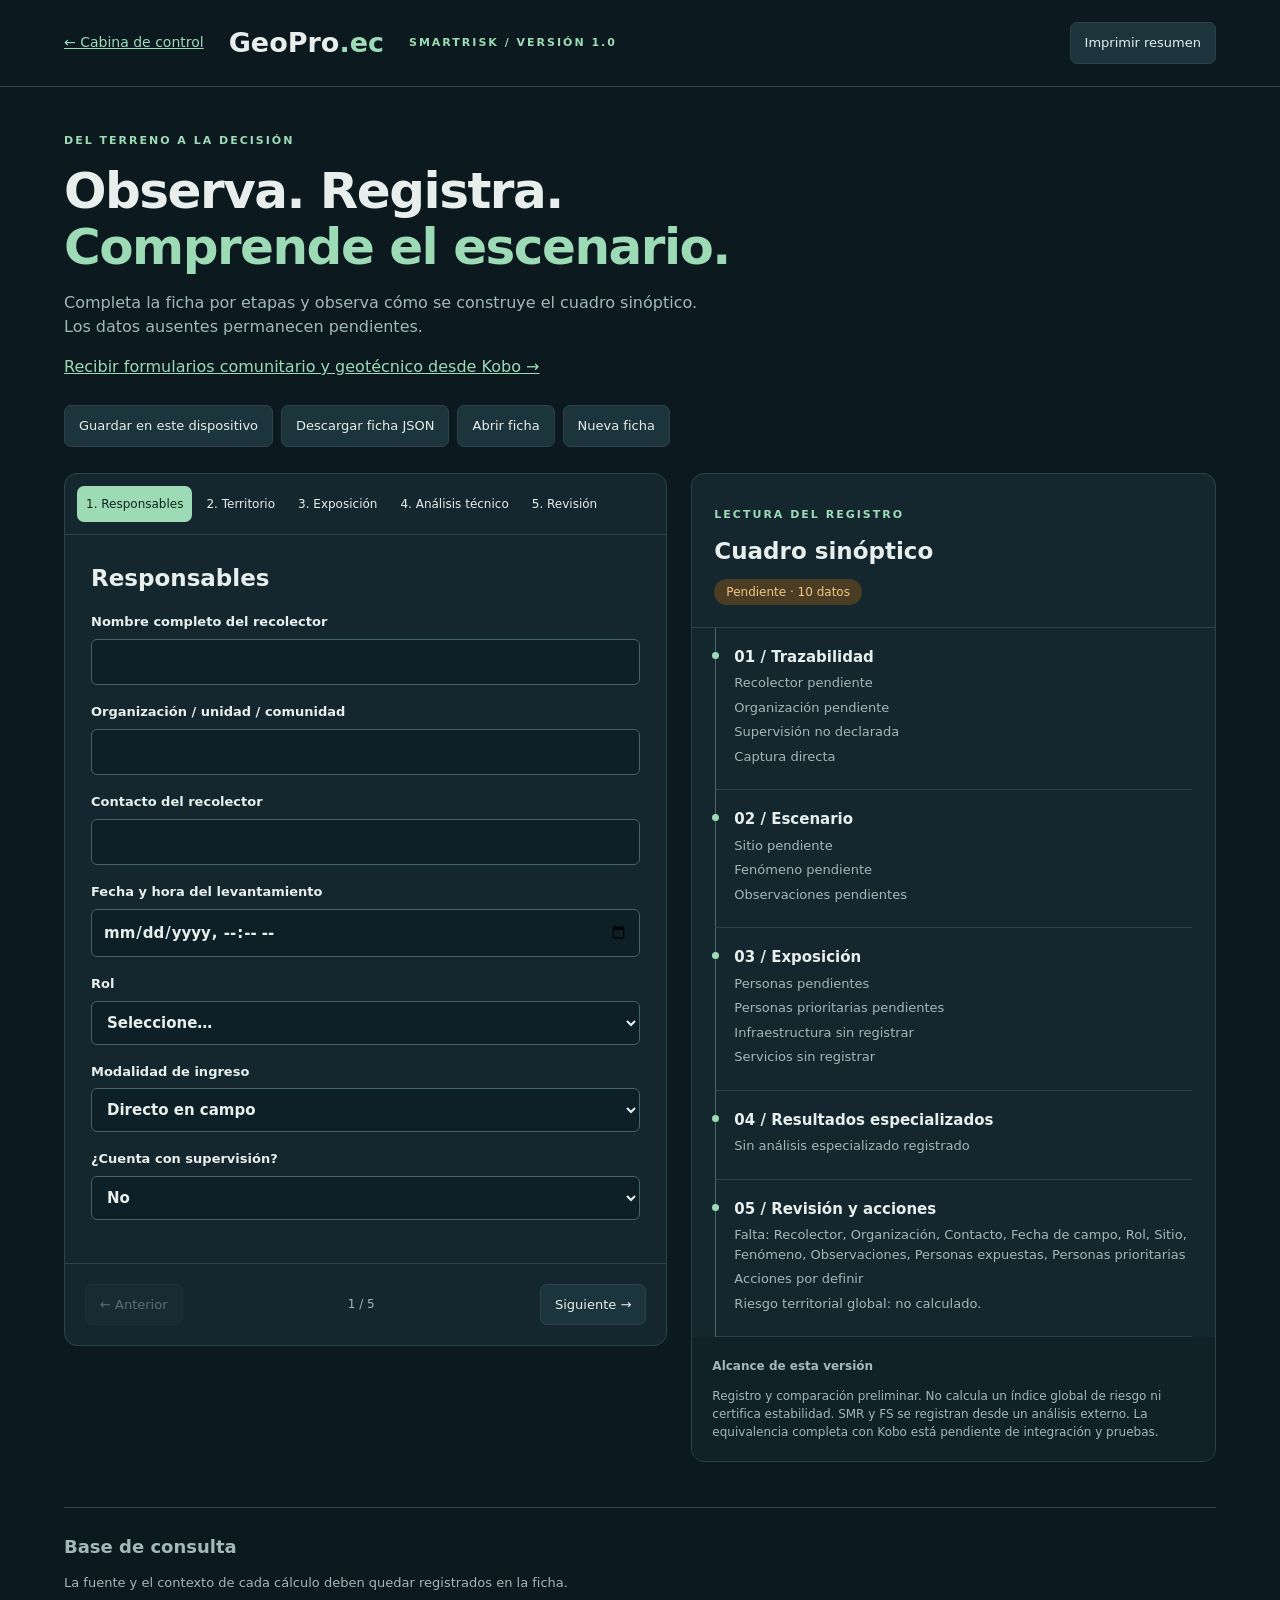
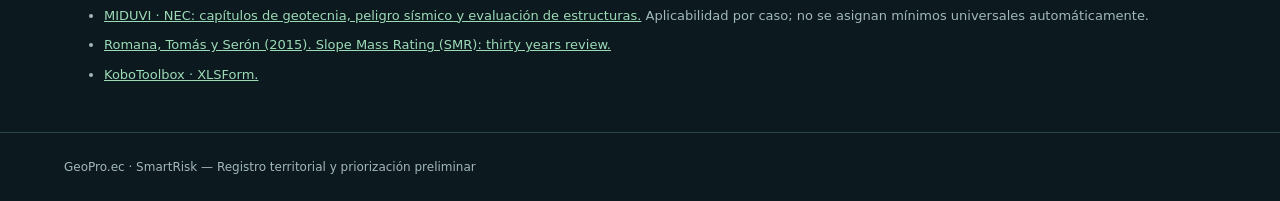
<file: index.html>
<!doctype html><html lang="es"><head><meta charset="utf-8"><meta name="viewport" content="width=device-width,initial-scale=1"><meta name="description" content="GeoPro.ec SmartRisk: registro guiado y cuadro sinóptico de resultados"><title>SmartRisk · GeoPro.ec</title><link rel="stylesheet" href="style.css"></head><body>
<header><a href="cabina.html" style="font-size:14px">← Cabina de control</a><a class="brand" href="https://geopro.ec">GeoPro<span>.ec</span></a><span class="tag">SMARTRISK / VERSIÓN 1.0</span><button id="print" type="button">Imprimir resumen</button></header>
<main><div class="intro"><p class="eyebrow">DEL TERRENO A LA DECISIÓN</p><h1>Observa. Registra.<br><em>Comprende el escenario.</em></h1><p>Completa la ficha por etapas y observa cómo se construye el cuadro sinóptico. Los datos ausentes permanecen pendientes.</p></div>
<p><a href="recepcion-kobo.html">Recibir formularios comunitario y geotécnico desde Kobo →</a></p><div class="toolbar"><button id="save">Guardar en este dispositivo</button><button id="export">Descargar ficha JSON</button><label class="filebutton">Abrir ficha<input type="file" id="import" accept="application/json,.json"></label><button id="reset">Nueva ficha</button><span id="notice" role="status" aria-live="polite"></span></div>
<div class="workspace"><section class="editor" aria-label="Registro guiado"><nav id="steps" aria-label="Etapas"></nav><form id="form"><div id="fields"></div><div class="navigation"><button type="button" id="prev">← Anterior</button><span id="page"></span><button type="button" id="next">Siguiente →</button></div></form></section>
<aside aria-label="Cuadro sinóptico" class="summary"><div class="summary-head"><p class="eyebrow">LECTURA DEL REGISTRO</p><h2>Cuadro sinóptico</h2><span id="status" class="pill">Pendiente</span></div><div id="tree"></div><div class="limits"><strong>Alcance de esta versión</strong><p>Registro y comparación preliminar. No calcula un índice global de riesgo ni certifica estabilidad. SMR y FS se registran desde un análisis externo. La equivalencia completa con Kobo está pendiente de integración y pruebas.</p></div></aside></div>
<section class="references"><h2>Base de consulta</h2><p>La fuente y el contexto de cada cálculo deben quedar registrados en la ficha.</p><ul><li><a href="https://www.mit.gob.ec/norma-ecuatoriana-de-la-construccion/">MIDUVI · NEC: capítulos de geotecnia, peligro sísmico y evaluación de estructuras.</a> Aplicabilidad por caso; no se asignan mínimos universales automáticamente.</li><li><a href="https://personal.ua.es/es/roberto-tomas/documentos/isrm-smr.pdf">Romana, Tomás y Serón (2015). Slope Mass Rating (SMR): thirty years review.</a></li><li><a href="https://support.kobotoolbox.org/xlsform_with_kobotoolbox.html">KoboToolbox · XLSForm.</a></li></ul></section>
</main><footer>GeoPro.ec · SmartRisk — Registro territorial y priorización preliminar</footer><script src="engine.js"></script><script src="app.js"></script></body></html>
</file>
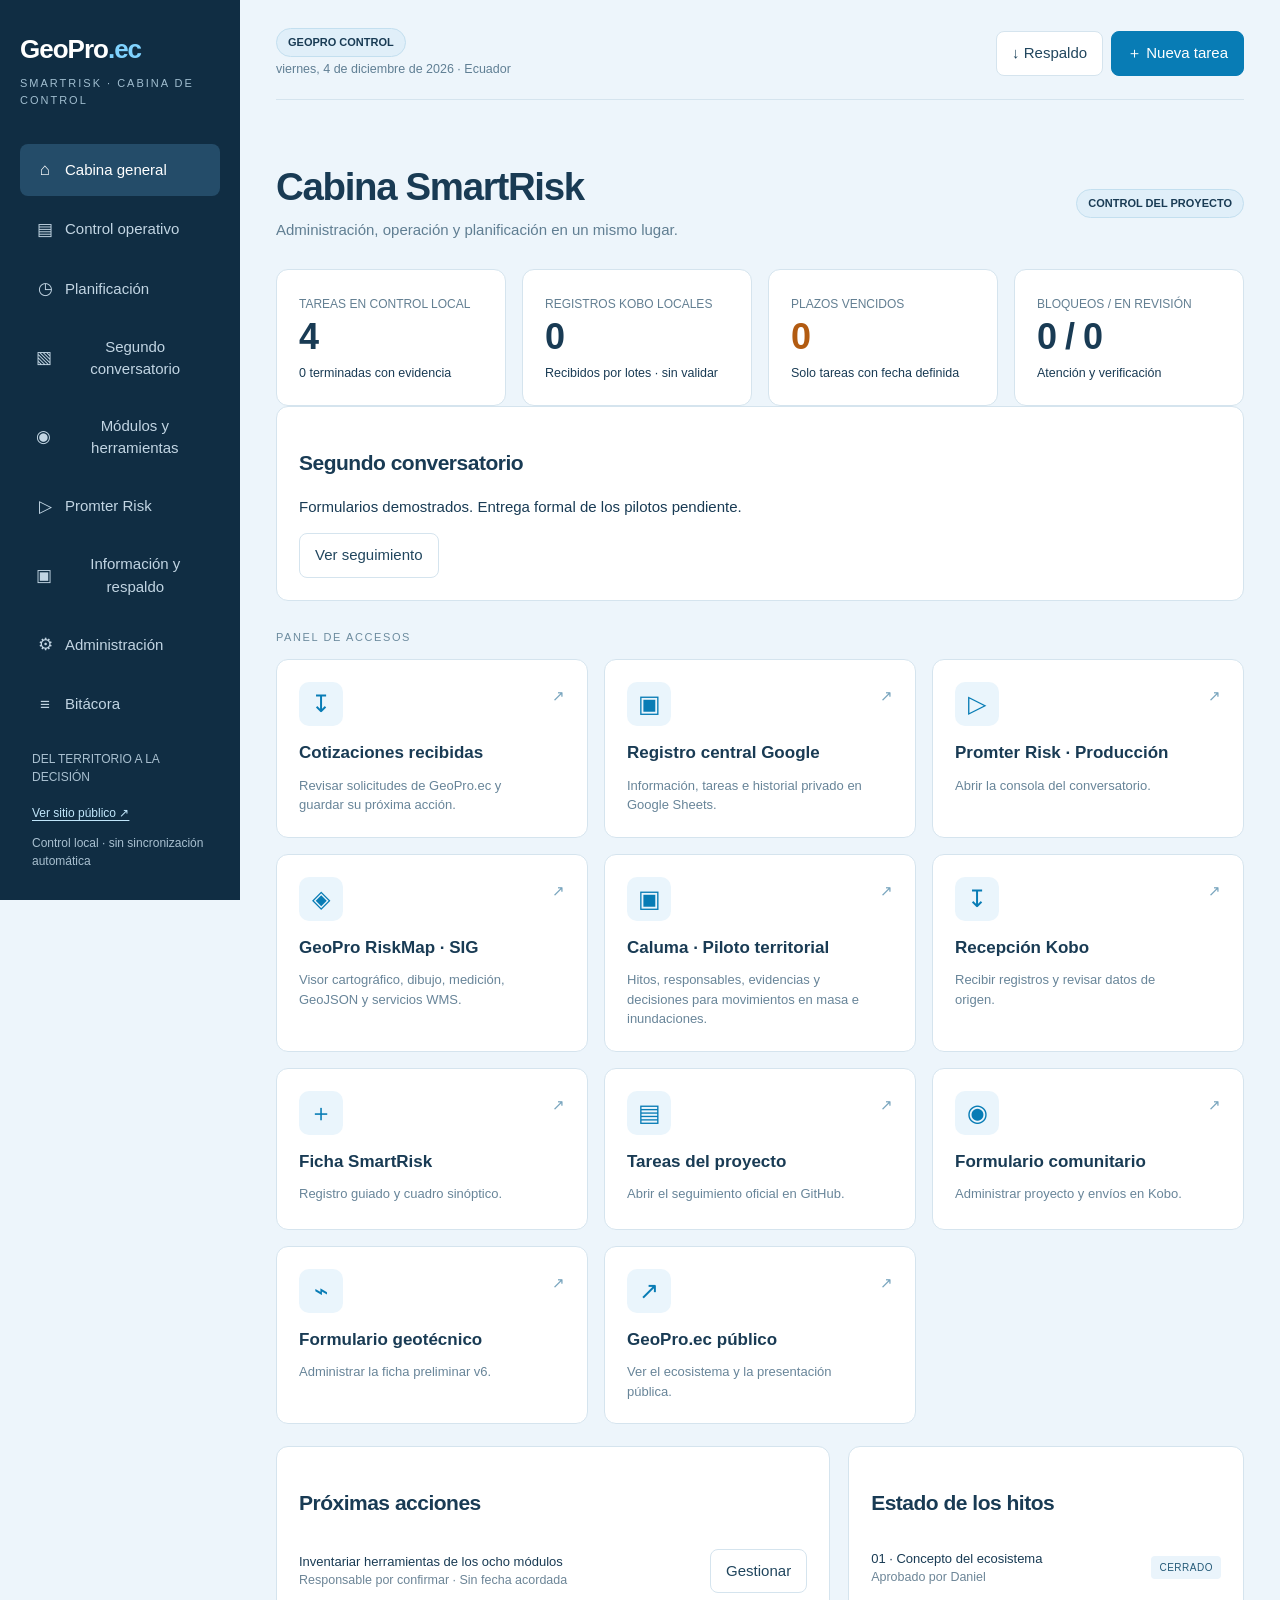
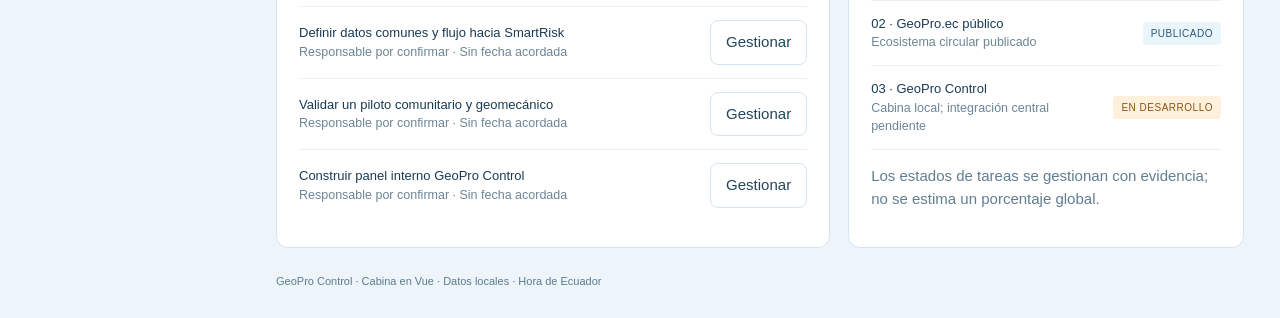
<file: cabina.html>
<!doctype html><html lang="es"><head><meta charset="utf-8"><meta name="viewport" content="width=device-width,initial-scale=1"><meta name="description" content="Cabina SmartRisk de administración, operación y planificación GeoPro"><title>Cabina SmartRisk · GeoPro Control</title><link rel="stylesheet" href="cabina.css"></head><body><div id="cabina"><div v-if="false">Cargando cabina…</div></div><noscript>Activa JavaScript para usar la cabina. <a href="recepcion-kobo.html">Recepción Kobo</a></noscript><script src="vendor/vue.global.prod.js"></script><script src="cabina-core.js"></script><script src="cabina.js?v=20261112-comunicados"></script></body></html>
</file>
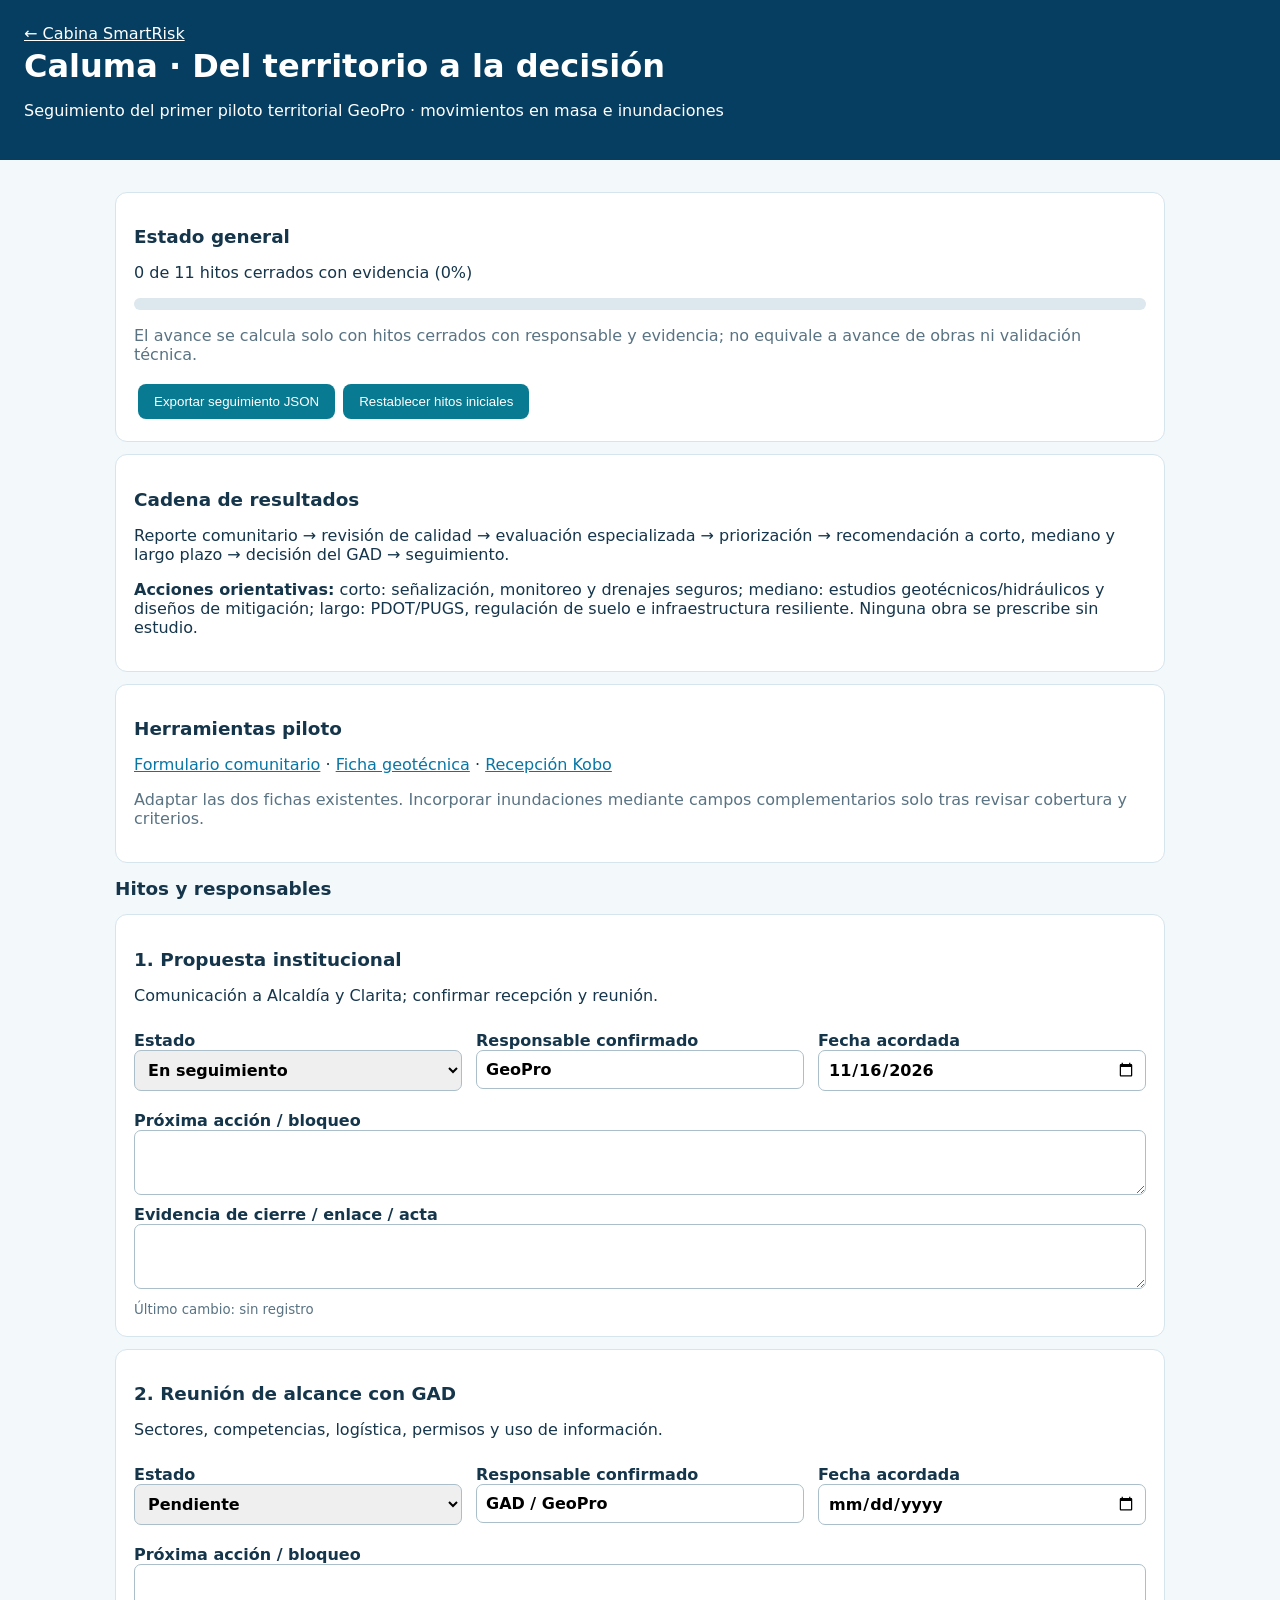
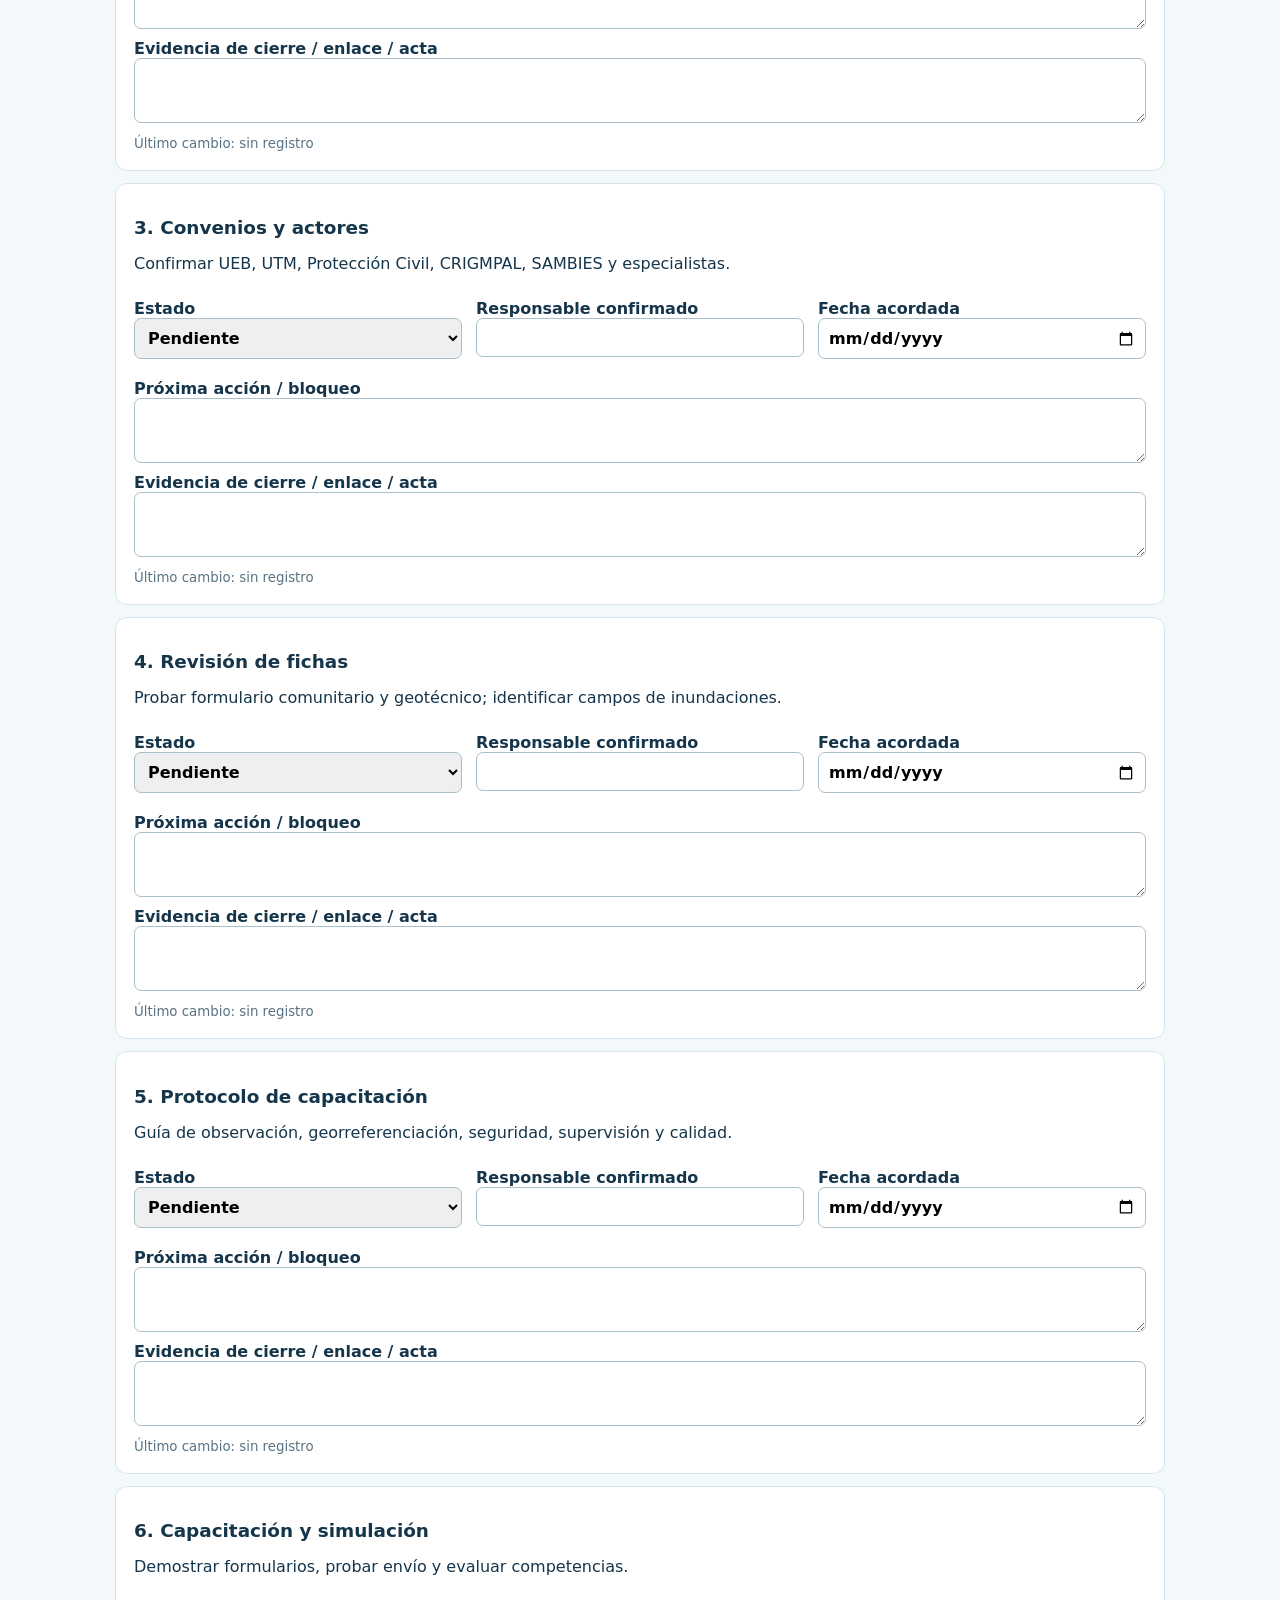
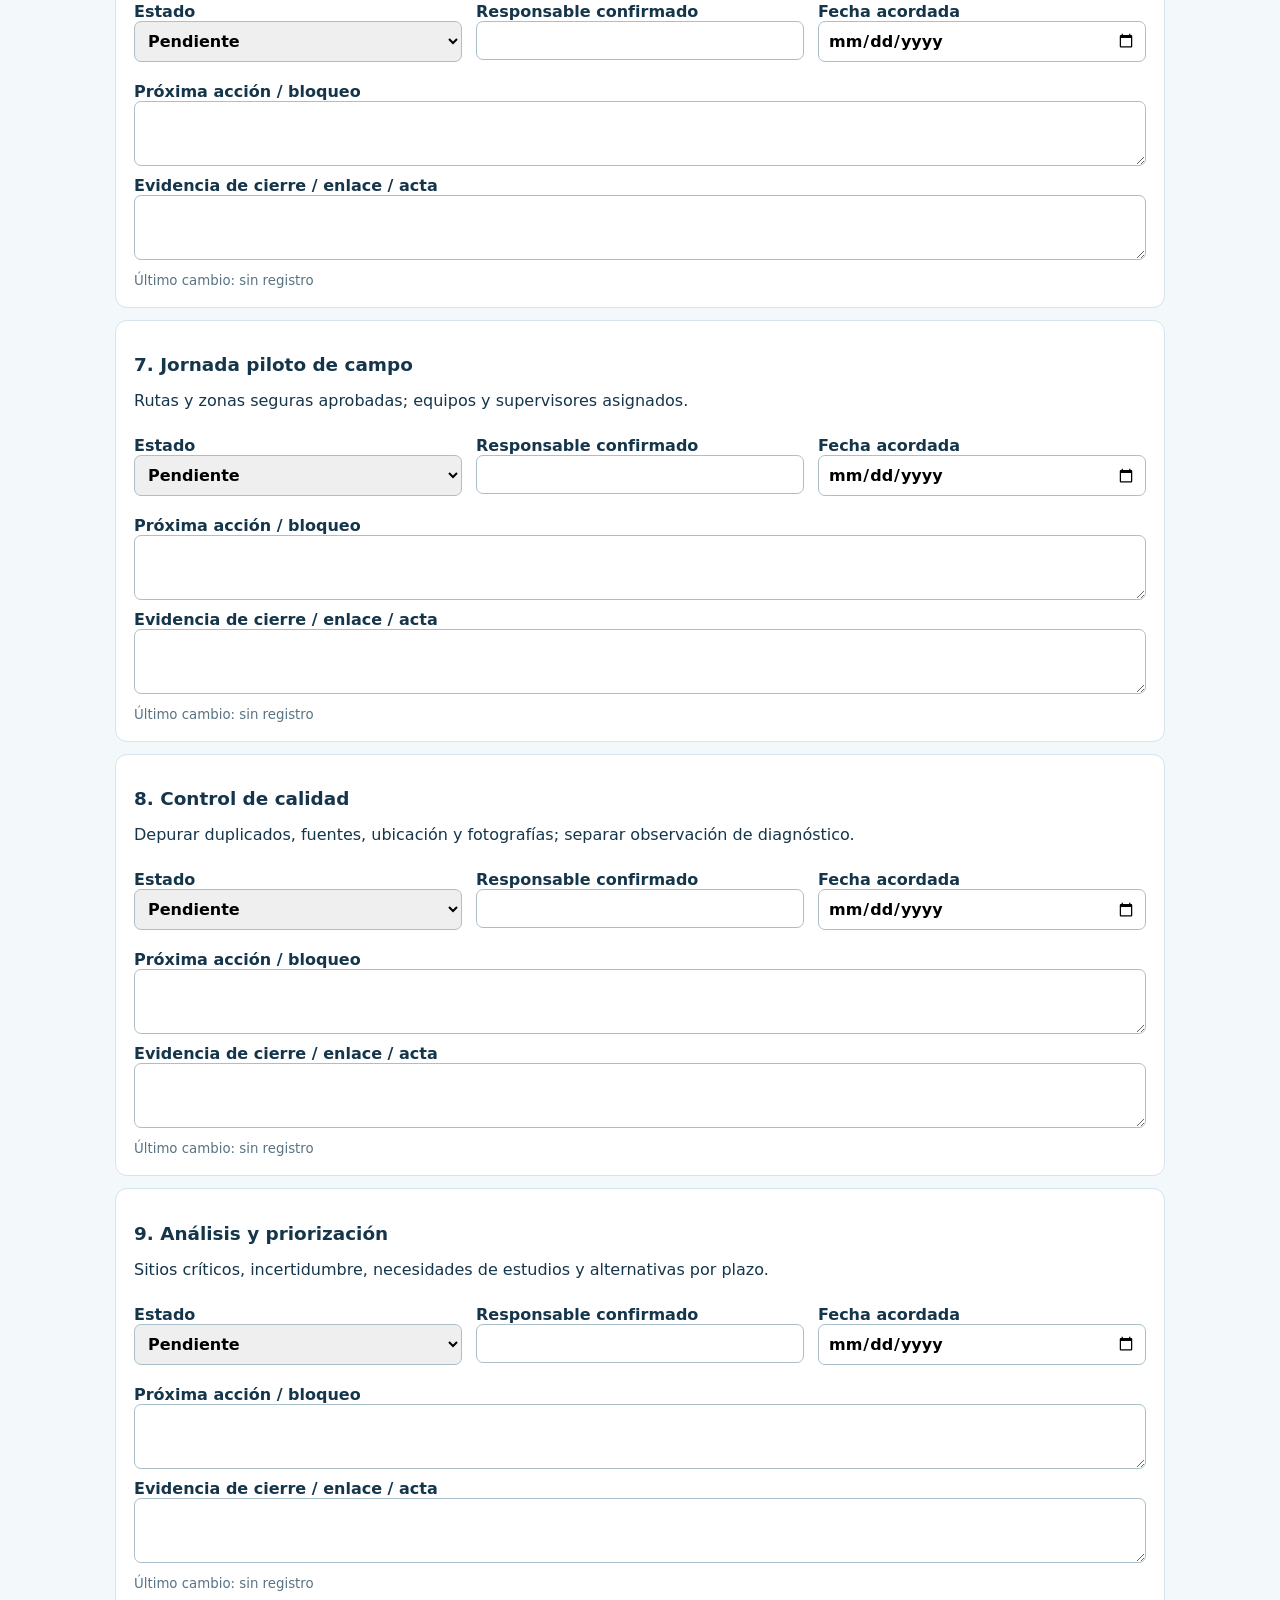
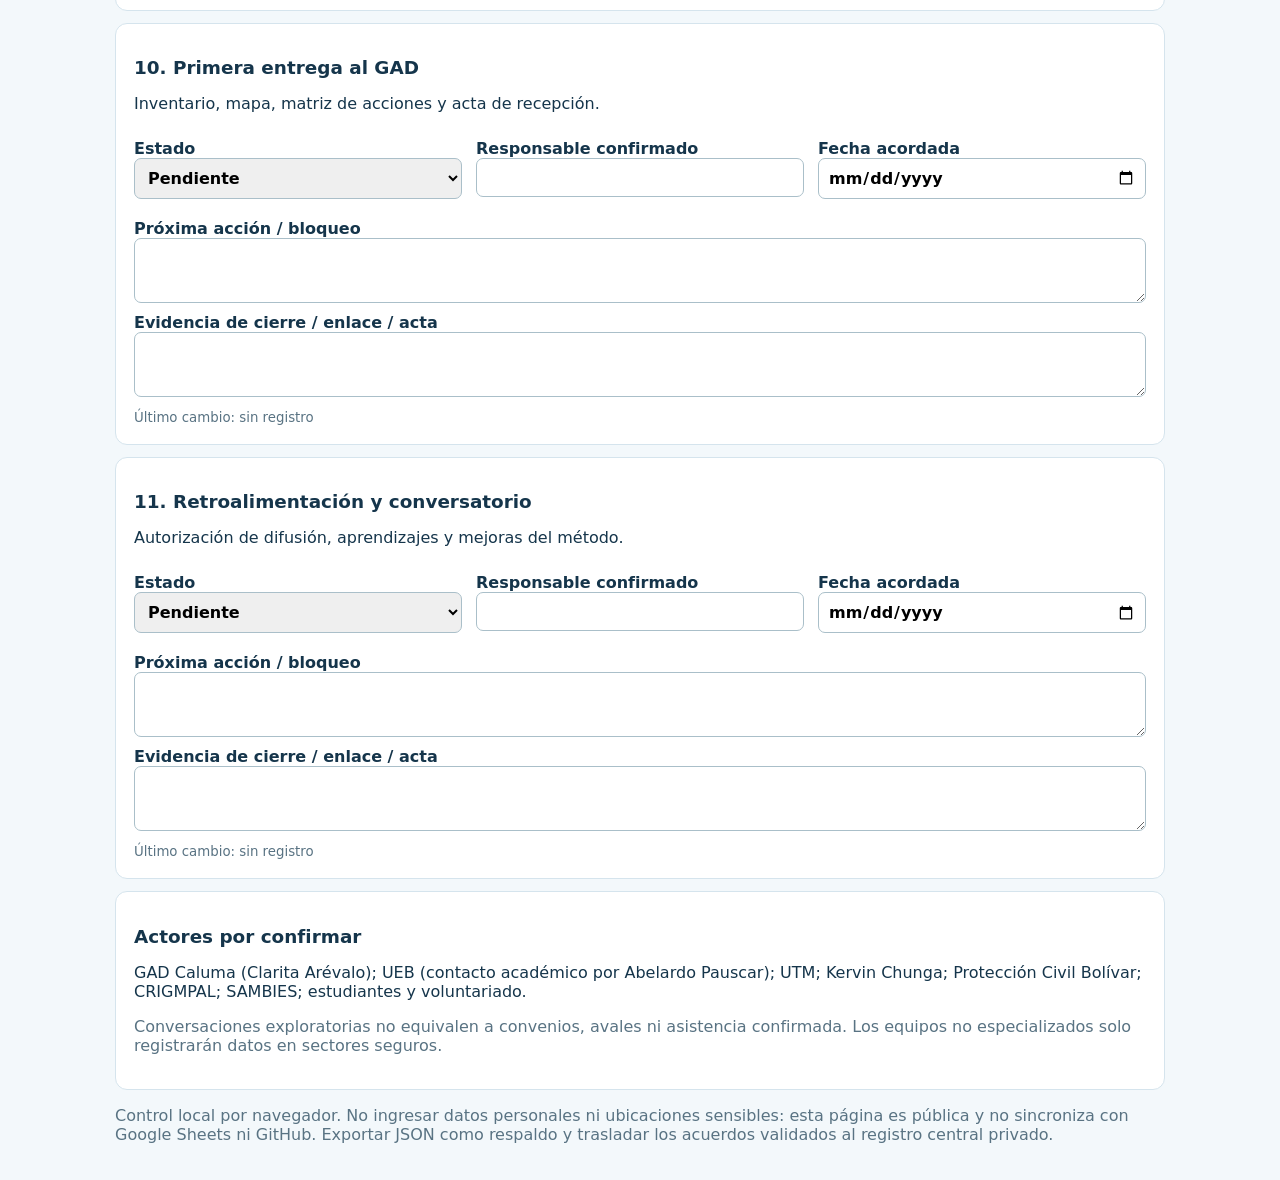
<file: caluma-control.html>
<!doctype html><html lang="es"><meta charset="utf-8"><meta name="viewport" content="width=device-width,initial-scale=1"><title>Caluma · Seguimiento GeoPro</title><style>body{font:16px system-ui;background:#f3f8fb;color:#15354b;margin:0}header{background:#063e61;color:white;padding:24px}main{max-width:1050px;margin:auto;padding:20px}a{color:#0876a5}.muted{color:#597383}.grid{display:grid;grid-template-columns:repeat(auto-fit,minmax(230px,1fr));gap:14px}.card{background:white;border:1px solid #d5e4ed;border-radius:12px;padding:18px;margin:12px 0}label{display:block;font-weight:600;margin:10px 0}input,select,textarea{display:block;box-sizing:border-box;width:100%;padding:9px;border:1px solid #aabfc9;border-radius:7px;font:inherit}textarea{min-height:65px}button{background:#087a91;color:white;border:0;border-radius:8px;padding:10px 16px;cursor:pointer;margin:4px}small{color:#597383}.pill{background:#e6f4e9;padding:5px 10px;border-radius:18px}h1{margin:4px 0}h2{font-size:1.15rem} .bar{background:#dce7ee;height:12px;border-radius:8px;overflow:hidden}.bar div{background:#23a26c;height:100%}</style><header><a href="cabina.html" style="color:white">← Cabina SmartRisk</a><h1>Caluma · Del territorio a la decisión</h1><p>Seguimiento del primer piloto territorial GeoPro · movimientos en masa e inundaciones</p></header><main><div class="card"><h2>Estado general</h2><p id="count"></p><div class="bar"><div id="bar"></div></div><p class="muted">El avance se calcula solo con hitos cerrados con responsable y evidencia; no equivale a avance de obras ni validación técnica.</p><button id="export">Exportar seguimiento JSON</button><button id="reset">Restablecer hitos iniciales</button></div><div class="card"><h2>Cadena de resultados</h2><p>Reporte comunitario → revisión de calidad → evaluación especializada → priorización → recomendación a corto, mediano y largo plazo → decisión del GAD → seguimiento.</p><p><b>Acciones orientativas:</b> corto: señalización, monitoreo y drenajes seguros; mediano: estudios geotécnicos/hidráulicos y diseños de mitigación; largo: PDOT/PUGS, regulación de suelo e infraestructura resiliente. Ninguna obra se prescribe sin estudio.</p></div><div class="card"><h2>Herramientas piloto</h2><p><a href="https://kf.kobotoolbox.org/#/forms/axouQbKCtMo3YAPMVoKkyh/summary">Formulario comunitario</a> · <a href="https://kf.kobotoolbox.org/#/forms/a8LkrUBpB7KjDCu6NzDkNt/summary">Ficha geotécnica</a> · <a href="recepcion-kobo.html">Recepción Kobo</a></p><p class="muted">Adaptar las dos fichas existentes. Incorporar inundaciones mediante campos complementarios solo tras revisar cobertura y criterios.</p></div><h2>Hitos y responsables</h2><div id="items"></div><div class="card"><h2>Actores por confirmar</h2><p>GAD Caluma (Clarita Arévalo); UEB (contacto académico por Abelardo Pauscar); UTM; Kervin Chunga; Protección Civil Bolívar; CRIGMPAL; SAMBIES; estudiantes y voluntariado.</p><p class="muted">Conversaciones exploratorias no equivalen a convenios, avales ni asistencia confirmada. Los equipos no especializados solo registrarán datos en sectores seguros.</p></div><p class="muted">Control local por navegador. No ingresar datos personales ni ubicaciones sensibles: esta página es pública y no sincroniza con Google Sheets ni GitHub. Exportar JSON como respaldo y trasladar los acuerdos validados al registro central privado.</p></main><script>
const KEY='geopro-caluma-piloto-v1';const seed=[
['Propuesta institucional','Comunicación a Alcaldía y Clarita; confirmar recepción y reunión.','GeoPro','2026-11-16'],
['Reunión de alcance con GAD','Sectores, competencias, logística, permisos y uso de información.','GAD / GeoPro',''],
['Convenios y actores','Confirmar UEB, UTM, Protección Civil, CRIGMPAL, SAMBIES y especialistas.','',''],
['Revisión de fichas','Probar formulario comunitario y geotécnico; identificar campos de inundaciones.','',''],
['Protocolo de capacitación','Guía de observación, georreferenciación, seguridad, supervisión y calidad.','',''],
['Capacitación y simulación','Demostrar formularios, probar envío y evaluar competencias.','',''],
['Jornada piloto de campo','Rutas y zonas seguras aprobadas; equipos y supervisores asignados.','',''],
['Control de calidad','Depurar duplicados, fuentes, ubicación y fotografías; separar observación de diagnóstico.','',''],
['Análisis y priorización','Sitios críticos, incertidumbre, necesidades de estudios y alternativas por plazo.','',''],
['Primera entrega al GAD','Inventario, mapa, matriz de acciones y acta de recepción.','',''],
['Retroalimentación y conversatorio','Autorización de difusión, aprendizajes y mejoras del método.','','']
];let data;try{data=JSON.parse(localStorage.getItem(KEY))}catch{}if(!Array.isArray(data)||data.length!==seed.length)data=seed.map((s,i)=>({id:i,title:s[0],description:s[1],owner:s[2],due:s[3],status:i===0?'En seguimiento':'Pendiente',evidence:'',next:'',updated:''}));const esc=s=>String(s??'').replace(/[&<>"']/g,c=>({'&':'&amp;','<':'&lt;','>':'&gt;','"':'&quot;',"'":'&#39;'}[c]));function save(){try{localStorage.setItem(KEY,JSON.stringify(data))}catch{alert('No se pudo guardar; exporte un respaldo.')}}function render(){const n=data.filter(x=>x.status==='Terminado'&&x.owner.trim()&&x.evidence.trim()).length;document.getElementById('count').textContent=n+' de '+data.length+' hitos cerrados con evidencia ('+Math.round(n/data.length*100)+'%)';document.getElementById('bar').style.width=(n/data.length*100)+'%';document.getElementById('items').innerHTML=data.map((x,i)=>'<section class="card"><h2>'+(i+1)+'. '+esc(x.title)+'</h2><p>'+esc(x.description)+'</p><div class="grid"><label>Estado<select data-i="'+i+'" data-f="status">'+['Pendiente','En seguimiento','Bloqueado','En revisión','Terminado'].map(z=>'<option '+(x.status===z?'selected':'')+'>'+z+'</option>').join('')+'</select></label><label>Responsable confirmado<input data-i="'+i+'" data-f="owner" value="'+esc(x.owner)+'"></label><label>Fecha acordada<input type="date" data-i="'+i+'" data-f="due" value="'+esc(x.due)+'"></label></div><label>Próxima acción / bloqueo<textarea data-i="'+i+'" data-f="next">'+esc(x.next)+'</textarea></label><label>Evidencia de cierre / enlace / acta<textarea data-i="'+i+'" data-f="evidence">'+esc(x.evidence)+'</textarea></label><small>Último cambio: '+esc(x.updated||'sin registro')+'</small></section>').join('');document.querySelectorAll('[data-i]').forEach(el=>el.addEventListener('change',()=>{let x=data[+el.dataset.i];if(el.dataset.f==='status'&&el.value==='Terminado'&&(!x.owner.trim()||!x.evidence.trim())){alert('Para cerrar registre responsable y evidencia primero.');render();return}x[el.dataset.f]=el.value;x.updated=new Date().toISOString();save();render()}))}document.getElementById('export').onclick=()=>{let a=document.createElement('a'),u=URL.createObjectURL(new Blob([JSON.stringify({project:'Caluma',version:1,exportedAt:new Date().toISOString(),hitos:data},null,2)],{type:'application/json'}));a.href=u;a.download='GeoPro_Caluma_seguimiento.json';a.click();setTimeout(()=>URL.revokeObjectURL(u),1500)};document.getElementById('reset').onclick=()=>{if(confirm('¿Restablecer hitos? Exporta antes un respaldo.')){localStorage.removeItem(KEY);location.reload()}};render();
</script></html>
</file>
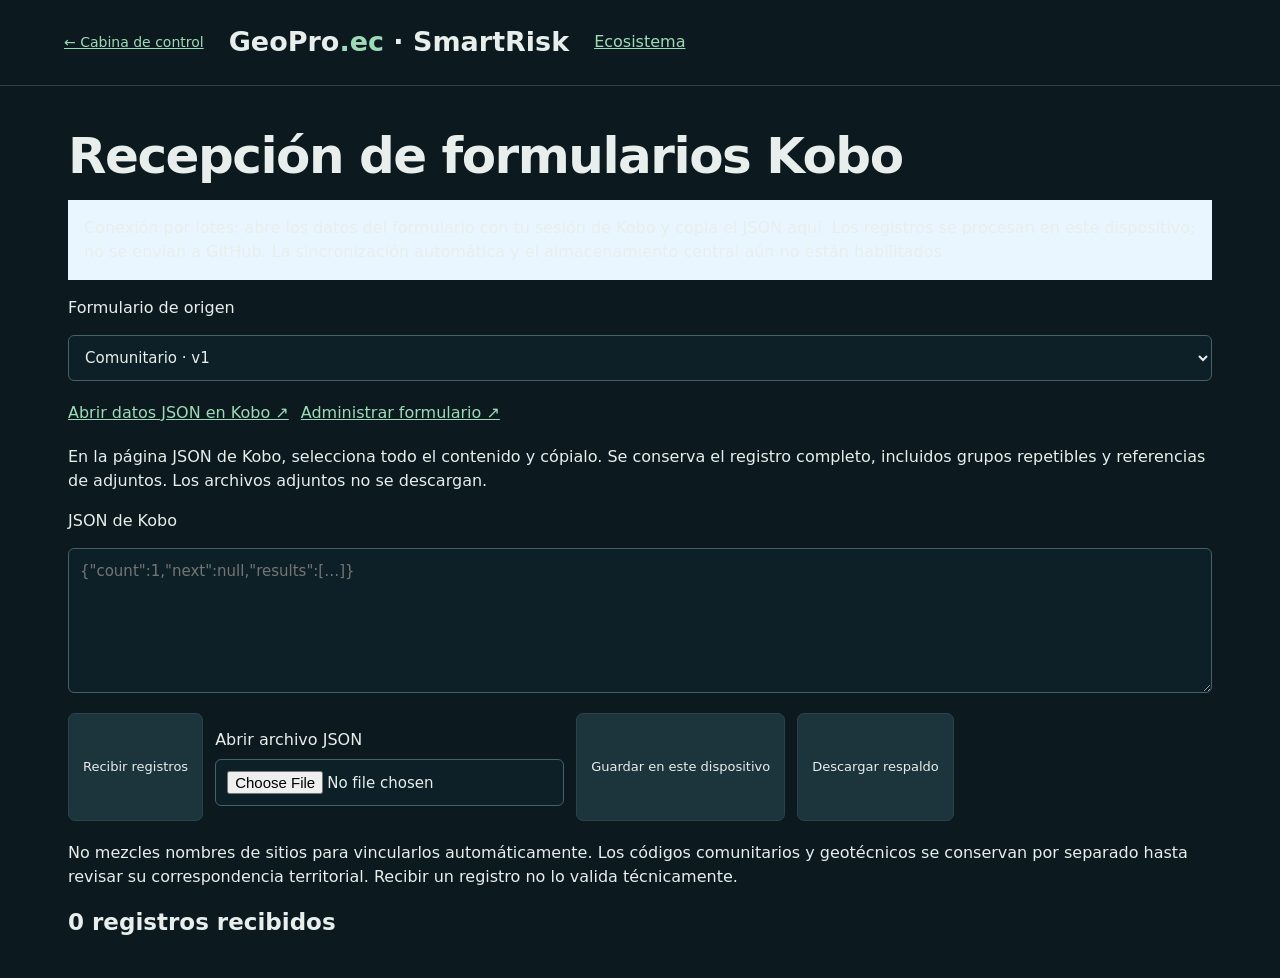
<file: recepcion-kobo.html>
<!doctype html><html lang="es"><head><meta charset="utf-8"><meta name="viewport" content="width=device-width,initial-scale=1"><title>SmartRisk · Recepción Kobo</title><link rel="stylesheet" href="style.css"><style>main{max-width:1200px;margin:auto;padding:28px}textarea{width:100%;min-height:145px}select{padding:12px} .bridge-tools{display:flex;gap:12px;flex-wrap:wrap;margin:20px 0}.bridge-card{border:1px solid #a7cbe0;border-radius:12px;padding:22px;margin:18px 0;background:#fff}.bridge-card p{white-space:pre-wrap;overflow-wrap:anywhere}.bridge-note{padding:16px;background:#eaf6ff}#bridge-notice{font-weight:bold}summary{cursor:pointer}pre{white-space:pre-wrap;overflow-wrap:anywhere;max-height:400px;overflow:auto}a{overflow-wrap:anywhere}label{display:block;margin:15px 0}button{cursor:pointer}</style></head><body><header><a href="cabina.html" style="font-size:14px">← Cabina de control</a><a class="brand" href="index.html">GeoPro<span>.ec</span> · SmartRisk</a><a href="https://geopro.ec/#ecosistema-digital">Ecosistema</a></header><main><h1>Recepción de formularios Kobo</h1><p class="bridge-note">Conexión por lotes: abre los datos del formulario con tu sesión de Kobo y copia el JSON aquí. Los registros se procesan en este dispositivo; no se envían a GitHub. La sincronización automática y el almacenamiento central aún no están habilitados.</p><label for="bridge-source">Formulario de origen</label><select id="bridge-source"><option value="comunidad">Comunitario · v1</option><option value="geomecanica">Geológico y geotécnico · v6</option></select><div class="bridge-tools"><a id="bridge-data" target="_blank" rel="noopener">Abrir datos JSON en Kobo ↗</a><a id="bridge-admin" target="_blank" rel="noopener">Administrar formulario ↗</a></div><p>En la página JSON de Kobo, selecciona todo el contenido y cópialo. Se conserva el registro completo, incluidos grupos repetibles y referencias de adjuntos. Los archivos adjuntos no se descargan.</p><label for="bridge-json">JSON de Kobo</label><textarea id="bridge-json" spellcheck="false" placeholder='{"count":1,"next":null,"results":[…]}'></textarea><div class="bridge-tools"><button id="bridge-load">Recibir registros</button><label>Abrir archivo JSON <input id="bridge-file" type="file" accept=".json,application/json"></label><button id="bridge-save">Guardar en este dispositivo</button><button id="bridge-export">Descargar respaldo</button></div><p id="bridge-notice" role="status" aria-live="polite"></p><p>No mezcles nombres de sitios para vincularlos automáticamente. Los códigos comunitarios y geotécnicos se conservan por separado hasta revisar su correspondencia territorial. Recibir un registro no lo valida técnicamente.</p><h2 id="bridge-total">0 registros recibidos</h2><div id="bridge-records"></div></main><script src="kobo-bridge.js"></script><script>
'use strict';const key='geopro-kobo-reception-v1';let records=[];const el=id=>document.getElementById(id),say=s=>el('bridge-notice').textContent=s;
function sourceLinks(){const uid=KoboBridge.FORMS[el('bridge-source').value].uid;el('bridge-data').href='https://kf.kobotoolbox.org/api/v2/assets/'+uid+'/data/?format=json';el('bridge-admin').href='https://kf.kobotoolbox.org/#/forms/'+uid+'/summary';}
function para(card,title,value){const p=document.createElement('p'),b=document.createElement('strong');b.textContent=title+': ';p.append(b,document.createTextNode(value||'Pendiente / no reportado'));card.append(p);}
function render(){el('bridge-total').textContent=records.length+' registros recibidos';el('bridge-records').replaceChildren();for(const r of records){const card=document.createElement('article');card.className='bridge-card';const h=document.createElement('h3');h.textContent=r.name;card.append(h);para(card,'Módulo',KoboBridge.FORMS[r.source].title);para(card,'Origen',r.asset+' · UUID '+r.uuid);para(card,'Código territorial de origen',r.territory);para(card,'Fecha de origen',r.date);para(card,'Naturaleza del dato',r.test);para(card,'Estado en SmartRisk','Reportado · pendiente de revisión especializada');para(card,'Observación',r.observation);para(card,'Siguiente acción',r.action);para(card,'Información pendiente',r.gap);para(card,'Responsable de siguiente paso',r.owner);para(card,'Plazo reportado',r.due);const d=document.createElement('details'),summary=document.createElement('summary'),pre=document.createElement('pre');summary.textContent='Ver evidencia original y grupos repetibles';pre.textContent=JSON.stringify(r.raw,null,2);d.append(summary,pre);card.append(d);if(r.previousVersions?.length)para(card,'Versiones anteriores conservadas',String(r.previousVersions.length));el('bridge-records').append(card);}}
function receive(){try{const r=KoboBridge.ingest(el('bridge-json').value,el('bridge-source').value,records);records=r.records;render();say(r.added+' nuevos · '+r.updated+' actualizados · '+r.duplicates+' duplicados omitidos. Pendientes de revisión.');}catch(e){say('No se importó el lote: '+e.message);}}
el('bridge-source').onchange=sourceLinks;el('bridge-load').onclick=receive;el('bridge-file').onchange=async e=>{const f=e.target.files[0];if(!f)return;if(f.size>10000000){say('Archivo demasiado grande: máximo 10 MB.');return;}const text=await f.text();try{const doc=JSON.parse(text);if(doc.schema==='geopro-kobo-reception-v1'){if(!Array.isArray(doc.records))throw Error('Respaldo inválido');const restored=doc.records.map(r=>KoboBridge.normalize(r.raw,r.source));if(new Set(restored.map(r=>r.key)).size!==restored.length)throw Error('Respaldo con IDs repetidos');records=restored;render();say('Respaldo recuperado como reportado. Requiere revisión especializada.');return;}}catch(e){say('No se abrió el archivo: '+e.message);return;}el('bridge-json').value=text;say('Archivo abierto. Revisa el origen y pulsa Recibir registros.');};el('bridge-save').onclick=()=>{try{localStorage.setItem(key,JSON.stringify({schema:'geopro-kobo-reception-v1',records}));say('Guardado en este navegador. En un equipo compartido otras personas podrían acceder al borrador.');}catch{say('No se pudo guardar; descarga un respaldo.');}};el('bridge-export').onclick=()=>{const url=URL.createObjectURL(new Blob([JSON.stringify({schema:'geopro-kobo-reception-v1',records},null,2)],{type:'application/json'}));const a=document.createElement('a');a.href=url;a.download='GeoPro_Kobo_recepcion.json';a.click();setTimeout(()=>URL.revokeObjectURL(url),1000);};
// El respaldo se recupera solo del almacenamiento de esta aplicación; el importador acepta datos Kobo.
try{const saved=JSON.parse(localStorage.getItem(key)||'null');if(saved?.schema==='geopro-kobo-reception-v1'&&Array.isArray(saved.records)){records=saved.records.filter(r=>KoboBridge.FORMS[r.source]&&r.raw&&r.key);say('Registros locales recuperados.');}}catch{say('No se pudo recuperar el almacenamiento local.');}sourceLinks();render();
</script></body></html>
</file>
<file: style.css>
:root{--bg:#0c191e;--panel:#14272e;--line:#2c434a;--ink:#e7eeeb;--muted:#a3b8b8;--accent:#9ddbb7;--warn:#f3c581;--red:#ff9d95}*{box-sizing:border-box}body{margin:0;background:var(--bg);color:var(--ink);font:16px/1.5 system-ui,sans-serif}header{border-bottom:1px solid var(--line);padding:22px 5%;display:flex;align-items:center;gap:25px}.brand{font-size:27px;font-weight:800;text-decoration:none;color:var(--ink)}.brand span,em{color:var(--accent)}.tag,.eyebrow{font-size:11px;letter-spacing:2px;font-weight:700;color:var(--accent)}header button{margin-left:auto}main{max-width:1440px;margin:auto;padding:35px 5%}.intro{max-width:770px}h1{font-size:clamp(30px,4vw,50px);line-height:1.12;letter-spacing:-1.5px;margin:14px 0}em{font-style:normal}.intro>p:last-child{color:var(--muted);max-width:650px}button,.filebutton{border:1px solid var(--line);border-radius:7px;padding:10px 14px;background:#1c343b;color:var(--ink);font:inherit;font-size:13px;cursor:pointer}button:hover,.filebutton:hover{border-color:var(--accent)}button:focus-visible,input:focus-visible,select:focus-visible,textarea:focus-visible,a:focus-visible{outline:3px solid var(--accent);outline-offset:3px}button:disabled{opacity:.35;cursor:default}.toolbar{display:flex;gap:8px;flex-wrap:wrap;margin:26px 0}.filebutton input{width:0;opacity:0;position:absolute}.filebutton:focus-within{outline:3px solid var(--accent)}#notice{font-size:12px;color:var(--accent);align-self:center}.workspace{display:grid;grid-template-columns:minmax(0,1.15fr) minmax(320px,1fr);gap:24px;align-items:start}.editor,.summary{border:1px solid var(--line);border-radius:13px;background:var(--panel);overflow:hidden}nav{display:flex;flex-wrap:wrap;border-bottom:1px solid var(--line);padding:12px;gap:5px}nav button{border:0;background:transparent;font-size:12px;padding:9px}nav button.active{background:var(--accent);color:#10251b}#fields{padding:26px;min-height:420px}h2{font-size:23px;margin:0 0 10px}h3{font-size:15px;margin:0}label.field{display:block;margin:17px 0;font-size:13px;font-weight:600}input,select,textarea{display:block;width:100%;margin-top:7px;border:1px solid #45616a;border-radius:6px;background:#0e2027;color:var(--ink);padding:11px;font:inherit;font-size:15px}textarea{min-height:95px;resize:vertical}.hint{font-size:12px;color:var(--muted);font-weight:400;margin:6px 0}.navigation{display:flex;align-items:center;justify-content:space-between;padding:20px;border-top:1px solid var(--line)}#page{font-size:12px;color:var(--muted)}.summary{position:sticky;top:20px}.summary-head{padding:22px;border-bottom:1px solid var(--line)}.pill{display:inline-block;border-radius:20px;padding:4px 12px;font-size:12px;background:#4b3d24;color:var(--warn)}.branch{margin:0 23px;padding:18px 0 18px 18px;border-left:1px solid #4b6a68;border-bottom:1px solid var(--line);position:relative}.branch:before{content:'';position:absolute;left:-4px;top:24px;width:7px;height:7px;border-radius:50%;background:var(--accent)}.branch p{margin:5px 0;font-size:13px;color:var(--muted);overflow-wrap:anywhere}.branch.alert:before{background:var(--red)}.branch.alert h3{color:var(--red)}.limits{padding:20px;background:#102128;font-size:12px;color:var(--muted)}.limits p{margin-bottom:0}.references{margin-top:45px;padding-top:25px;border-top:1px solid var(--line);font-size:13px;color:var(--muted)}.references h2{font-size:18px}a{color:var(--accent)}li{margin:10px 0}footer{padding:25px 5%;font-size:12px;color:var(--muted);border-top:1px solid var(--line)}.review-list{font-size:13px}.error{color:var(--red)}@media(max-width:850px){.workspace{grid-template-columns:1fr}.summary{position:static}.tag{display:none}main{padding:25px 4%}header{padding:16px 4%}header button{font-size:11px}.intro h1{font-size:34px}}@media print{body{background:white;color:#111}header button,.toolbar,.editor,.intro,.references,footer{display:none}.workspace{display:block}.summary{position:static;background:white;border-color:#aaa}.summary *{color:#111!important}.limits{background:white}.summary-head{padding:10px}.branch{break-inside:avoid}main{padding:0}.pill{background:none}a{color:#111}}
</file>
<file: cabina.css>
:root{font:15px/1.5 Arial,Helvetica,sans-serif;color:#193b54;background:#edf5fb;--line:#d5e4ee;--blue:#087cb5;--nav:#102d43}*{box-sizing:border-box}body{margin:0}button,input,select,textarea{font:inherit}button,a,input,select,textarea{outline-offset:4px}button{cursor:pointer}button:disabled{opacity:.5;cursor:default}a{color:#0874a8;text-underline-offset:3px}button,.button{border:1px solid var(--line);padding:10px 15px;border-radius:8px;background:#fff;color:#21465e;text-decoration:none;display:inline-flex;align-items:center;justify-content:center;gap:8px}button:hover,.button:hover{border-color:#087cb5;background:#eff9ff}.primary{background:#087cb5;color:#fff;border-color:#087cb5}.primary:hover{background:#075f8c;color:#fff}.app{display:grid;grid-template-columns:240px 1fr;min-height:100vh}.sidebar{background:var(--nav);color:#e0edf6;padding:30px 20px;position:sticky;top:0;height:100vh;display:flex;flex-direction:column}.brand{font-size:26px;font-weight:800;letter-spacing:-1px;color:#fff;text-decoration:none}.brand span{color:#80d3ff}.subtitle{font-size:11px;text-transform:uppercase;letter-spacing:2px;color:#a1bed0;margin:6px 0 36px}.nav{display:grid;gap:8px}.nav button{justify-content:flex-start;background:transparent;border:0;color:#c2d5e3;padding:13px}.nav button.active{background:#244c69;color:#fff}.nav b{font-size:17px;width:24px;font-weight:400}.sidebar-foot{margin-top:auto;font-size:12px;color:#a9c0d0;padding:20px 12px}.sidebar-foot a{color:#c1e6fb}.content{padding:28px 36px;max-width:1700px;width:100%;min-width:0}.topbar{display:flex;align-items:center;justify-content:space-between;gap:16px;border-bottom:1px solid var(--line);padding-bottom:20px}.topbar small{color:#607f94}.chip{display:inline-block;background:#e0eff9;border:1px solid #c3dfef;border-radius:30px;padding:5px 11px;font-size:11px;font-weight:bold}.notice{min-height:28px;margin:15px 0;color:#13587c;font-size:13px}h1{font-size:clamp(28px,3vw,39px);line-height:1.15;letter-spacing:-1.3px;margin:0 0 10px}h2{font-size:21px;letter-spacing:-.5px}h3{font-size:17px;margin:0 0 10px}.heading{margin:22px 0 27px;display:flex;justify-content:space-between;align-items:center;gap:16px}.muted{color:#607e92}.heading p{margin:0}.stats{display:grid;grid-template-columns:repeat(4,1fr);gap:16px}.stat,.panel,.access{background:#fff;border:1px solid var(--line);border-radius:12px;padding:22px}.stat strong{display:block;font-size:36px;line-height:1.3;letter-spacing:-1px}.stat span{color:#637f92;font-size:12px}.stat.warn strong{color:#b25b11}.section-label{font-size:11px;text-transform:uppercase;letter-spacing:1.6px;color:#6c8b9e;margin:28px 0 14px}.accesses{display:grid;grid-template-columns:repeat(3,1fr);gap:16px}.access{text-decoration:none;color:#193b54;display:block;position:relative;min-height:162px;transition:transform .15s,border-color .15s}.access:hover{transform:translateY(-3px);border-color:#70b6d8}.access .icon{font-size:24px;background:#eaf5fc;display:inline-flex;width:44px;height:44px;align-items:center;justify-content:center;border-radius:10px;color:#087cb5;margin-bottom:14px}.access p{font-size:13px;color:#688599;margin:0;max-width:90%}.arrow{position:absolute;right:22px;top:25px;color:#78a5be}.cols{display:grid;grid-template-columns:1.4fr 1fr;gap:18px;margin-top:22px}.row{display:flex;justify-content:space-between;gap:16px;align-items:center;padding:13px 0;border-bottom:1px solid #e8eff4}.row:last-child{border:0}.row p{margin:0;font-size:13px}.row small{display:block;color:#6c8597}.badge{font-size:10px;text-transform:uppercase;letter-spacing:.5px;padding:4px 8px;border-radius:4px;background:#eaf4fb;color:#245a78;white-space:nowrap}.badge.amber{background:#fff0db;color:#8a5313}.badge.red{background:#ffeded;color:#a03f3f}.empty{padding:22px;color:#6b8698;border:1px dashed #c7dce8;border-radius:8px;font-size:13px}.tools{display:flex;gap:10px;flex-wrap:wrap;align-items:center;margin-bottom:20px}input,select,textarea{border:1px solid #c8dae6;border-radius:7px;padding:10px;background:#fff;color:#21455e;min-width:0}input[type=search]{min-width:220px}.board{display:grid;grid-template-columns:repeat(5,minmax(185px,1fr));gap:14px;overflow:auto;padding-bottom:12px}.lane{background:#e5eef5;border-radius:10px;padding:12px;min-height:300px}.lane h3{font-size:12px;text-transform:uppercase;letter-spacing:.6px;display:flex;justify-content:space-between}.task{padding:15px;background:white;border:1px solid #d6e3ed;border-radius:9px;margin:12px 0}.task p{margin:8px 0;font-size:13px}.task small{font-size:11px;color:#6a8598}.task button{font-size:12px;padding:7px 10px;margin-top:10px}.task .overdue{color:#b35230}.timeline{display:grid;grid-template-columns:repeat(3,1fr);gap:16px}.phase{padding:24px;background:white;border:1px solid var(--line);border-top:3px solid #6bb6dd;border-radius:10px}.phase p{font-size:13px;color:#617f94}.module-grid{display:grid;grid-template-columns:repeat(2,1fr);gap:16px}.module{background:#fff;border:1px solid var(--line);padding:23px;border-radius:10px}.module p{font-size:13px;color:#678398}.module .tools{margin-top:18px;margin-bottom:0}.admin-grid{display:grid;grid-template-columns:1fr 1fr;gap:18px}.callout{background:#e0f0fa;border-left:3px solid #1886bc;padding:16px 20px;font-size:13px;margin-top:20px}.log{list-style:none;margin:0;padding:0}.log li{padding:14px 0;border-bottom:1px solid var(--line);font-size:13px}.log time{display:block;color:#7890a0;font-size:11px}.modal-backdrop{position:fixed;inset:0;background:#10283b99;display:flex;align-items:center;justify-content:center;padding:20px;z-index:10}.dialog{background:#f8fbfe;border-radius:14px;padding:28px;width:680px;max-width:100%;max-height:92vh;overflow:auto;box-shadow:0 30px 90px #0a263d55}.dialog header{display:flex;justify-content:space-between;align-items:center}.dialog header button{padding:7px 12px}.form-grid{display:grid;grid-template-columns:1fr 1fr;gap:14px}.form-grid label{display:grid;gap:6px;font-size:12px;color:#476a82}.form-grid .full{grid-column:1/-1}textarea{min-height:85px;resize:vertical}.dialog footer{display:flex;justify-content:flex-end;gap:10px;margin-top:22px}.form-error{color:#ae3434;font-size:13px}.storage-status{font-size:11px;color:#5c7b90}.quick{display:flex;gap:8px;flex-wrap:wrap}.file-label{display:inline-flex;padding:10px 15px;border:1px solid var(--line);border-radius:8px;cursor:pointer;background:white}.file-label input{width:1px;height:1px;opacity:0}.storage-state{font-size:12px}.metric-row{display:flex;gap:10px;flex-wrap:wrap;margin:16px 0}.metric-row span{padding:10px;background:#eef7fd;border-radius:7px;font-size:13px}@media(max-width:1150px){.app{grid-template-columns:205px 1fr}.content{padding:24px}.accesses{grid-template-columns:repeat(2,1fr)}.stats{grid-template-columns:repeat(2,1fr)}.timeline{grid-template-columns:1fr 1fr}}@media(max-width:760px){.app{display:block}.sidebar{height:auto;position:static;padding:18px}.subtitle{margin:2px 0 14px}.nav{display:flex;overflow:auto}.nav button{white-space:nowrap;padding:9px}.nav b{display:none}.sidebar-foot{display:none}.content{padding:18px}.topbar{align-items:flex-start}.topbar .quick{justify-content:flex-end}.heading{align-items:flex-start}.accesses,.cols,.module-grid,.admin-grid,.timeline{grid-template-columns:1fr}.stats{gap:10px}.stat{padding:16px}.stat strong{font-size:30px}.form-grid{grid-template-columns:1fr}.form-grid .full{grid-column:auto}.dialog{padding:20px}.board{grid-template-columns:repeat(5,240px)}.heading .primary{white-space:nowrap}input[type=search]{width:100%}}@media(prefers-reduced-motion:reduce){*{transition:none!important}}@media print{.sidebar,.tools,.topbar .quick,.modal-backdrop{display:none}.app{display:block}.content{padding:0}.board{display:block}.lane{min-height:0}.task{break-inside:avoid}.stats{grid-template-columns:repeat(4,1fr)}}
</file>
